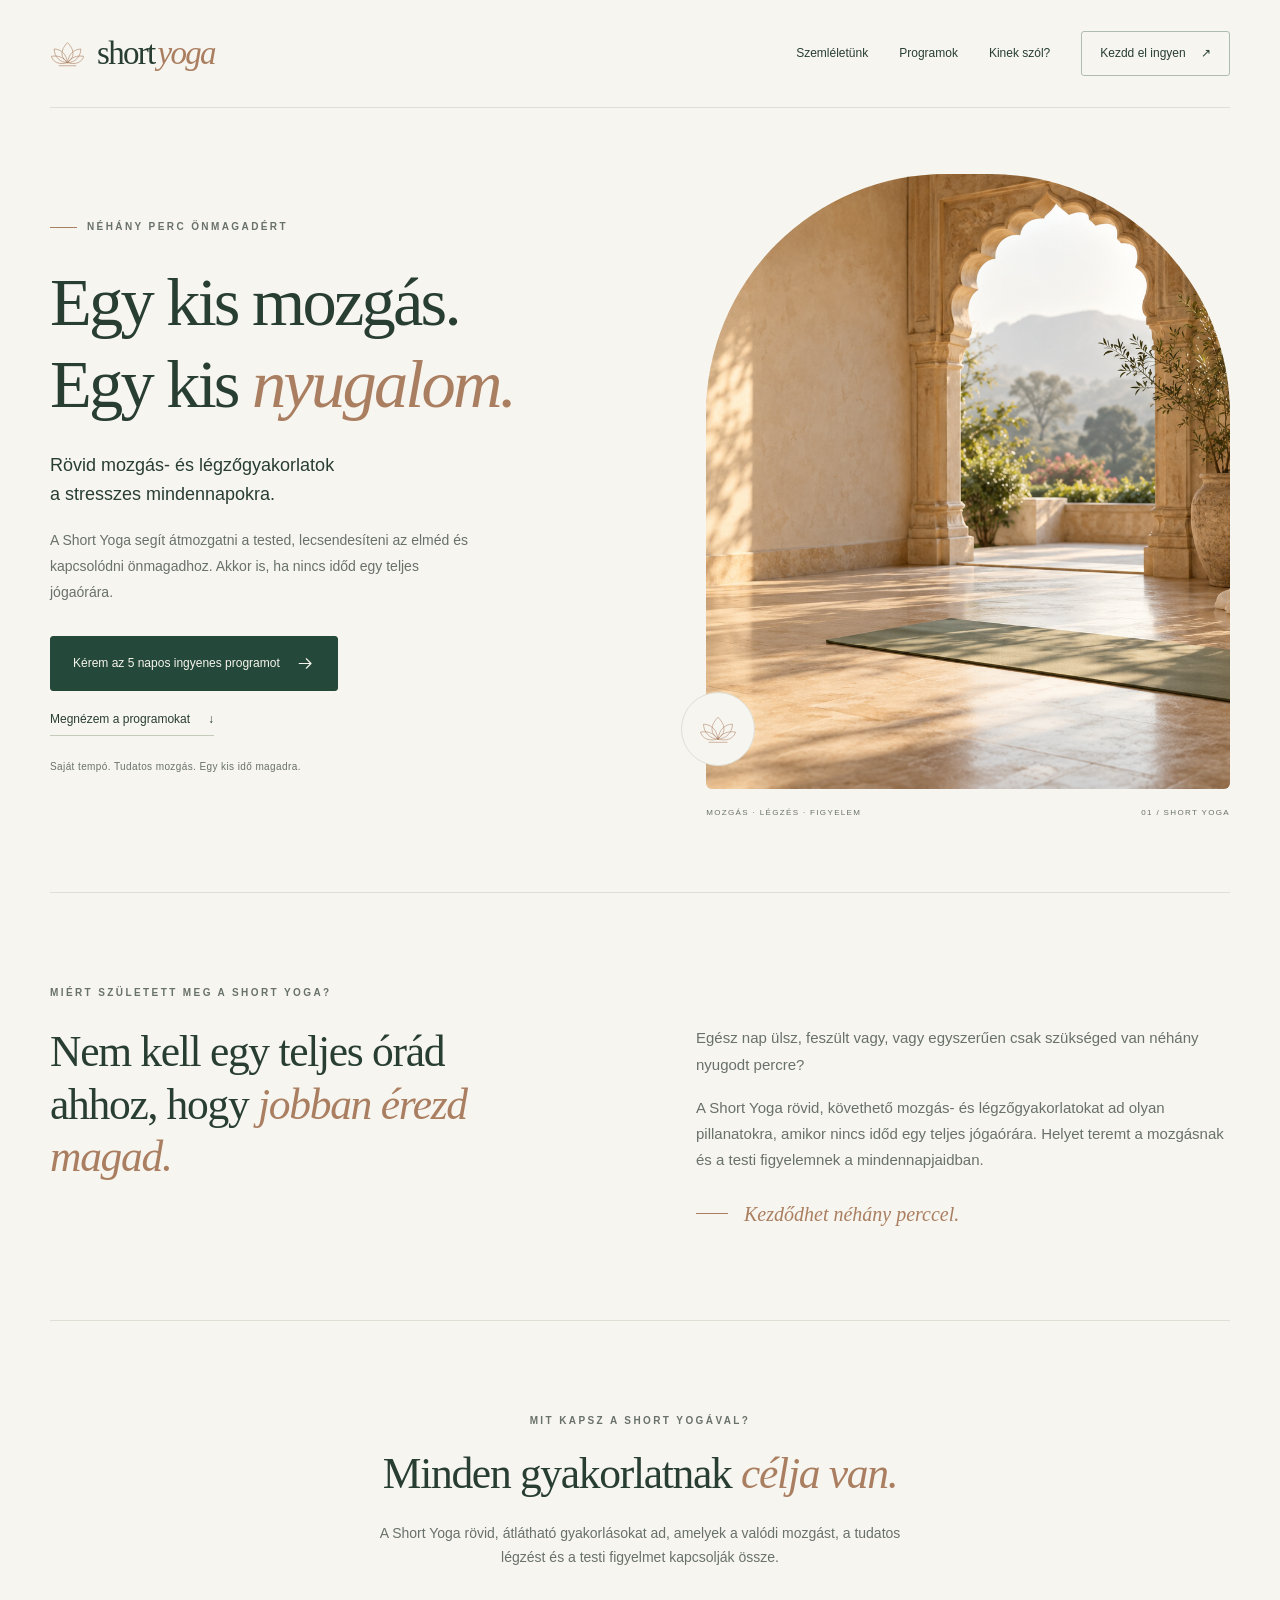
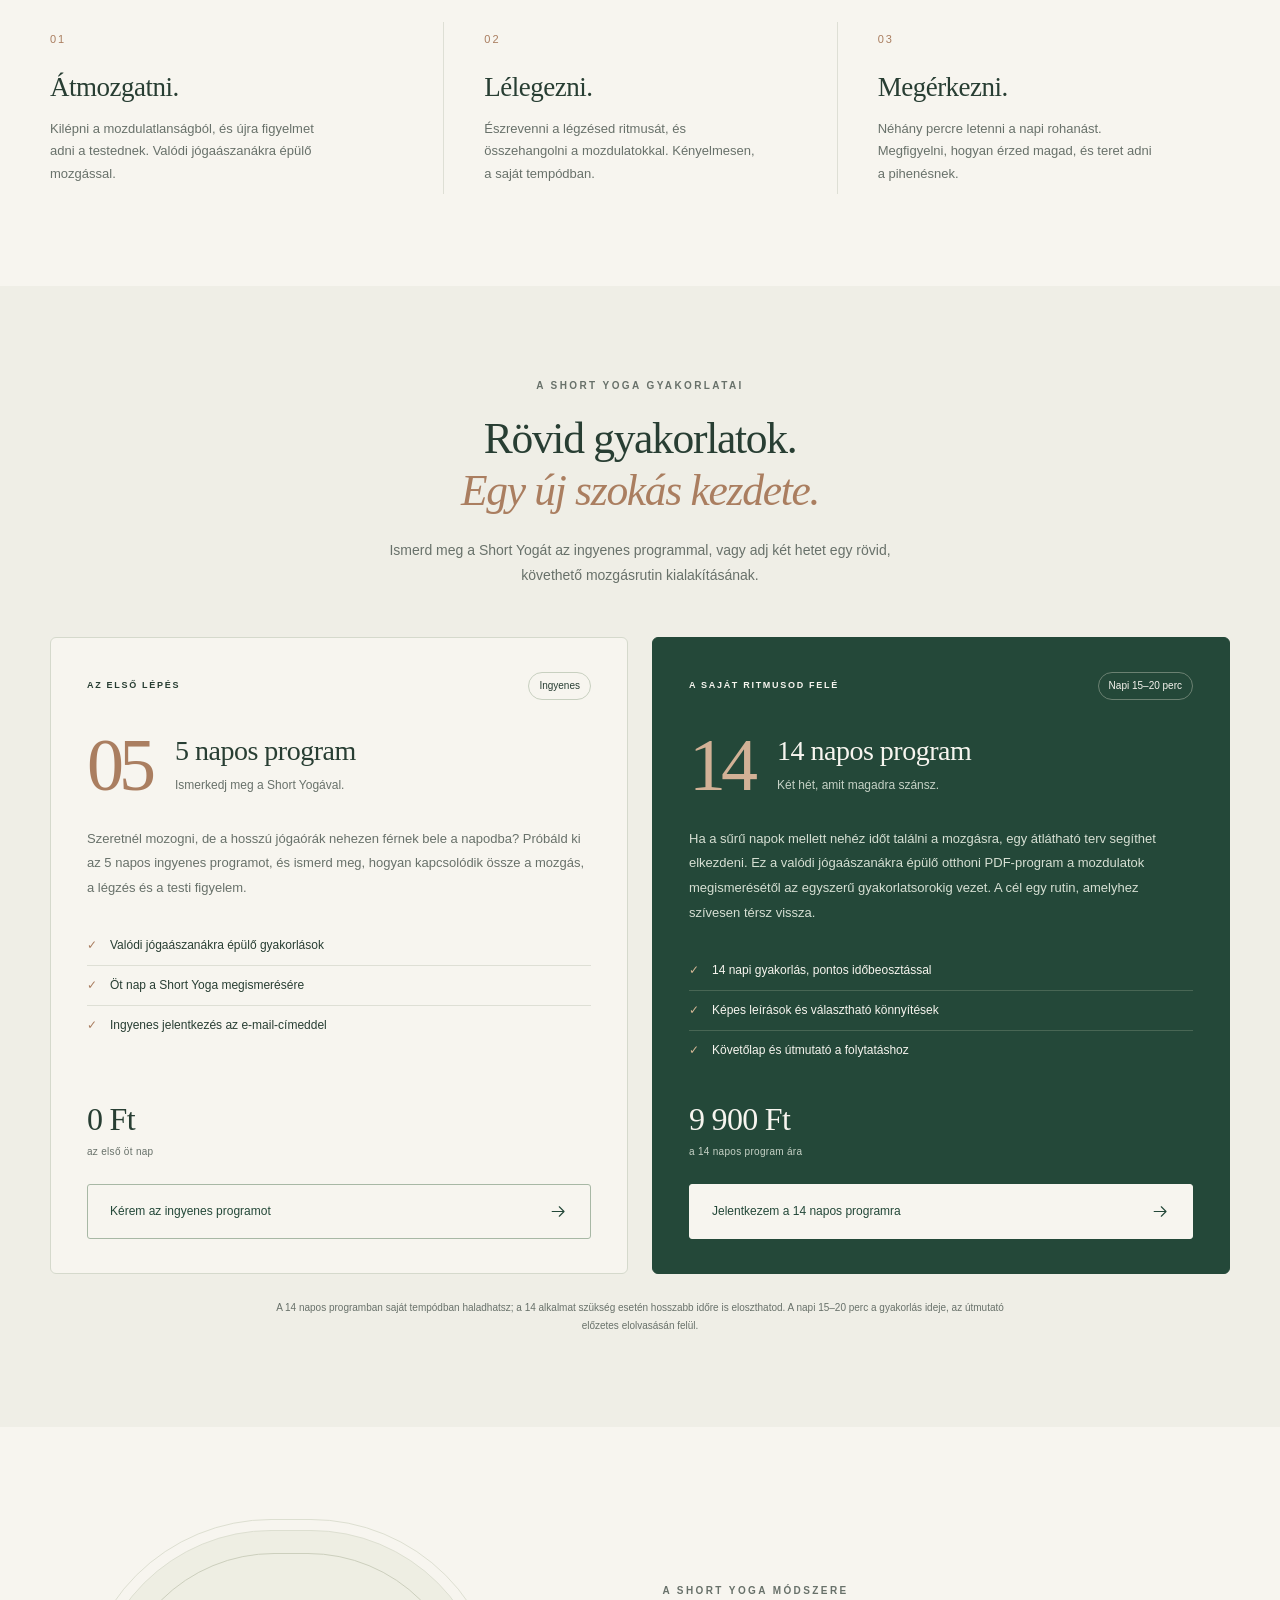
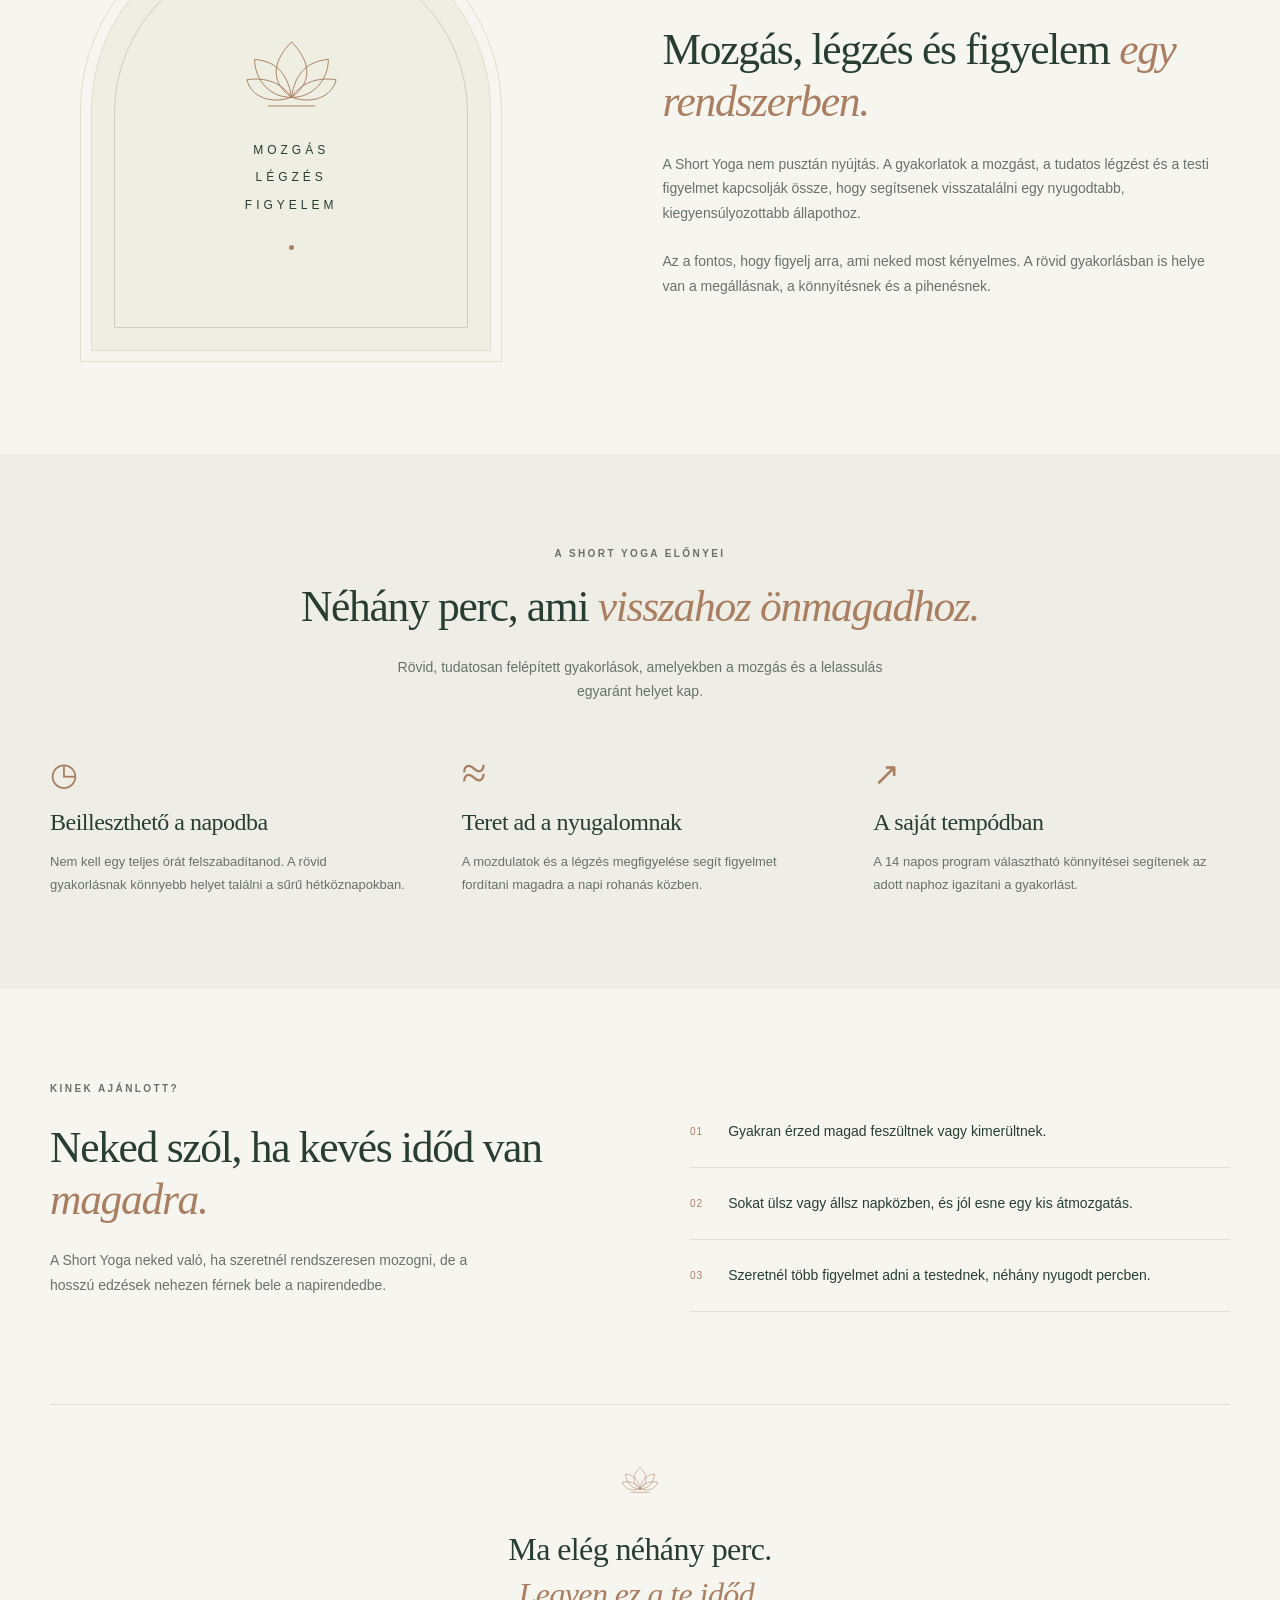
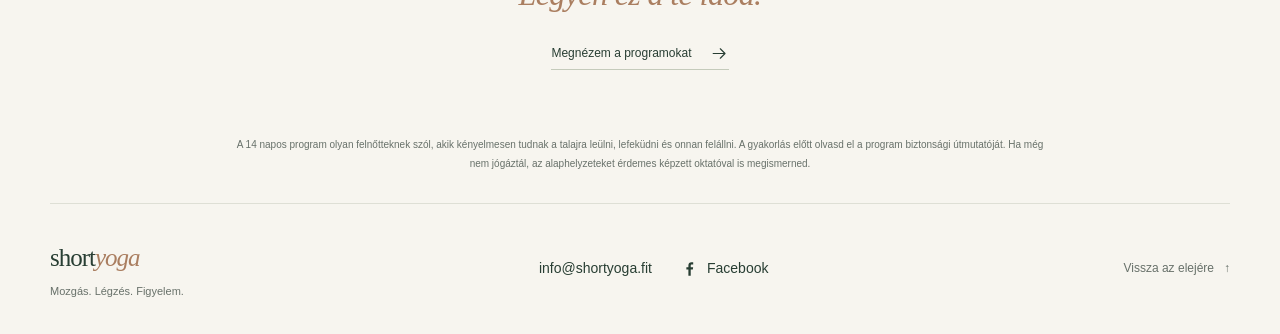
<file: index.html>
<!doctype html>
<html lang="hu">
  <head>
    <meta charset="utf-8">
    <meta name="viewport" content="width=device-width, initial-scale=1">
    <meta name="theme-color" content="#f7f5ef">
    <meta name="description" content="Rövid mozgás- és légzőgyakorlatok a stresszes mindennapokra. Ismerd meg a Short Yoga 5 napos ingyenes és 14 napos, napi 15–20 perces programját.">
    <title>Short Yoga — Néhány perc önmagadért</title>
    <link rel="stylesheet" href="styles.css">
    <script src="script.js" defer></script>
  </head>
  <body>
    <a class="skip-link" href="#tartalom">Ugrás a tartalomra</a>
    <svg class="svg-definitions" xmlns="http://www.w3.org/2000/svg" aria-hidden="true">
      <defs>
        <symbol id="lotus" viewBox="0 0 100 80">
          <path d="M50 66C25 49 33 26 50 9c17 17 25 40 0 57ZM50 66C29 67 12 49 12 27c21 2 34 13 38 39Zm0 0c21 1 38-17 38-39-21 2-34 13-38 39Z"/>
          <path d="M50 66C28 74 8 65 4 48c19-3 36 3 46 18Zm0 0c22 8 42-1 46-18-19-3-36 3-46 18ZM26 75h48"/>
        </symbol>
        <symbol id="arrow" viewBox="0 0 24 24">
          <path d="M4 12h15m-6-6 6 6-6 6"/>
        </symbol>
      </defs>
    </svg>

    <header class="site-header page-width">
      <a class="wordmark" href="#" aria-label="Short Yoga – kezdőlap">
        <svg class="brand-lotus" aria-hidden="true"><use href="#lotus"/></svg>
        <span>short<span class="wordmark-yoga">yoga</span></span>
      </a>
      <button class="menu-toggle" type="button" aria-expanded="false" aria-controls="navigacio">
        <span>Menü</span><span class="menu-lines" aria-hidden="true"></span>
      </button>
      <nav id="navigacio" class="navigation" aria-label="Fő navigáció">
        <a href="#szemlelet">Szemléletünk</a>
        <a href="#programok">Programok</a>
        <a href="#kinek-szol">Kinek szól?</a>
        <a class="nav-cta" href="#ingyenes-program">Kezdd el ingyen <span aria-hidden="true">↗</span></a>
      </nav>
    </header>

    <main id="tartalom">
      <section class="hero page-width" aria-labelledby="hero-cim">
        <div class="hero-copy">
          <p class="eyebrow"><span class="small-line"></span> NÉHÁNY PERC ÖNMAGADÉRT</p>
          <h1 id="hero-cim">Egy kis mozgás.<br>Egy kis <em>nyugalom.</em></h1>
          <p class="hero-subtitle">Rövid mozgás- és légzőgyakorlatok<br class="desktop-break"> a stresszes mindennapokra.</p>
          <p class="hero-description">A Short Yoga segít átmozgatni a tested, lecsendesíteni az elméd és kapcsolódni önmagadhoz. Akkor is, ha nincs időd egy teljes jógaórára.</p>
          <div class="hero-actions">
            <a class="button" href="https://docs.google.com/forms/d/e/1FAIpQLSf_g_1lrLAojnQs4YBK0anwB_4K5NFwAy3h8AOlvoDHKfb_vg/viewform?usp=dialog" target="_blank" rel="noopener noreferrer">Kérem az 5 napos ingyenes programot <svg aria-hidden="true"><use href="#arrow"/></svg><span class="sr-only"> (új lapon nyílik)</span></a>
            <a class="text-link" href="#programok">Megnézem a programokat <span aria-hidden="true">↓</span></a>
          </div>
          <p class="hero-note">Saját tempó. Tudatos mozgás. Egy kis idő magadra.</p>
        </div>
        <figure class="hero-visual">
          <div class="photo-frame"><img class="hero-photo" src="assets/yoga-space.png" alt="Nyugodt hangulatú jógatér: zöld matrac, természetes fény és indiai ihletésű boltív." width="1536" height="1024" fetchpriority="high"></div>
          <span class="image-corner" aria-hidden="true"><svg><use href="#lotus"/></svg></span>
          <figcaption><span>MOZGÁS · LÉGZÉS · FIGYELEM</span><span aria-hidden="true">01 / SHORT YOGA</span></figcaption>
        </figure>
      </section>

      <section id="szemlelet" class="intro-section page-width section-space" aria-labelledby="szemlelet-cim">
        <div class="intro-heading">
          <p class="eyebrow">MIÉRT SZÜLETETT MEG A SHORT YOGA?</p>
          <h2 id="szemlelet-cim">Nem kell egy teljes órád ahhoz, hogy <em>jobban érezd magad.</em></h2>
        </div>
        <div class="intro-copy">
          <p>Egész nap ülsz, feszült vagy, vagy egyszerűen csak szükséged van néhány nyugodt percre?</p>
          <p>A Short Yoga rövid, követhető mozgás- és légzőgyakorlatokat ad olyan pillanatokra, amikor nincs időd egy teljes jógaórára. Helyet teremt a mozgásnak és a testi figyelemnek a mindennapjaidban.</p>
          <div class="quiet-signature"><span></span><p>Kezdődhet néhány perccel.</p></div>
        </div>
      </section>

      <section class="purpose-section page-width section-space" aria-labelledby="cel-cim">
        <div class="section-heading">
          <p class="eyebrow">MIT KAPSZ A SHORT YOGÁVAL?</p>
          <h2 id="cel-cim">Minden gyakorlatnak <em>célja van.</em></h2>
          <p>A Short Yoga rövid, átlátható gyakorlásokat ad, amelyek a valódi mozgást, a tudatos légzést és a testi figyelmet kapcsolják össze.</p>
        </div>
        <div class="principles">
          <article class="principle"><span class="item-number">01</span><h3>Átmozgatni.</h3><p>Kilépni a mozdulatlanságból, és újra figyelmet adni a testednek. Valódi jógaászanákra épülő mozgással.</p></article>
          <article class="principle"><span class="item-number">02</span><h3>Lélegezni.</h3><p>Észrevenni a légzésed ritmusát, és összehangolni a mozdulatokkal. Kényelmesen, a saját tempódban.</p></article>
          <article class="principle"><span class="item-number">03</span><h3>Megérkezni.</h3><p>Néhány percre letenni a napi rohanást. Megfigyelni, hogyan érzed magad, és teret adni a pihenésnek.</p></article>
        </div>
      </section>

      <section id="programok" class="programs-section section-space" aria-labelledby="programok-cim">
        <div class="page-width">
          <div class="section-heading">
            <p class="eyebrow">A SHORT YOGA GYAKORLATAI</p>
            <h2 id="programok-cim">Rövid gyakorlatok.<br><em>Egy új szokás kezdete.</em></h2>
            <p>Ismerd meg a Short Yogát az ingyenes programmal, vagy adj két hetet egy rövid, követhető mozgásrutin kialakításának.</p>
          </div>
          <div class="program-grid">
            <article id="ingyenes-program" class="program-card free-program" aria-labelledby="ingyenes-cim">
              <div class="program-top"><span class="program-label">AZ ELSŐ LÉPÉS</span><span class="program-badge">Ingyenes</span></div>
              <div class="program-title"><span class="program-days" aria-hidden="true">05</span><div><h3 id="ingyenes-cim">5 napos program</h3><p>Ismerkedj meg a Short Yogával.</p></div></div>
              <p class="program-description">Szeretnél mozogni, de a hosszú jógaórák nehezen férnek bele a napodba? Próbáld ki az 5 napos ingyenes programot, és ismerd meg, hogyan kapcsolódik össze a mozgás, a légzés és a testi figyelem.</p>
              <ul class="program-features">
                <li>Valódi jógaászanákra épülő gyakorlások</li>
                <li>Öt nap a Short Yoga megismerésére</li>
                <li>Ingyenes jelentkezés az e-mail-címeddel</li>
              </ul>
              <div class="program-bottom"><p class="program-price">0 Ft <span>az első öt nap</span></p><a class="button button-outline" href="https://docs.google.com/forms/d/e/1FAIpQLSf_g_1lrLAojnQs4YBK0anwB_4K5NFwAy3h8AOlvoDHKfb_vg/viewform?usp=dialog" target="_blank" rel="noopener noreferrer">Kérem az ingyenes programot <svg aria-hidden="true"><use href="#arrow"/></svg><span class="sr-only"> (új lapon nyílik)</span></a></div>
            </article>

            <article id="teljes-program" class="program-card paid-program" aria-labelledby="fizetos-cim">
              <div class="program-top"><span class="program-label">A SAJÁT RITMUSOD FELÉ</span><span class="program-badge">Napi 15–20 perc</span></div>
              <div class="program-title"><span class="program-days" aria-hidden="true">14</span><div><h3 id="fizetos-cim">14 napos program</h3><p>Két hét, amit magadra szánsz.</p></div></div>
              <p class="program-description">Ha a sűrű napok mellett nehéz időt találni a mozgásra, egy átlátható terv segíthet elkezdeni. Ez a valódi jógaászanákra épülő otthoni PDF-program a mozdulatok megismerésétől az egyszerű gyakorlatsorokig vezet. A cél egy rutin, amelyhez szívesen térsz vissza.</p>
              <ul class="program-features">
                <li>14 napi gyakorlás, pontos időbeosztással</li>
                <li>Képes leírások és választható könnyítések</li>
                <li>Követőlap és útmutató a folytatáshoz</li>
              </ul>
              <div class="program-bottom"><p class="program-price">9 900 Ft <span>a 14 napos program ára</span></p><a class="button button-light" href="https://docs.google.com/forms/d/e/1FAIpQLSeR0pEIoviD1ebqTgb1hFj3rq94SBn7omv4vBz2DE0-gEhvPg/viewform?usp=publish-editor" target="_blank" rel="noopener noreferrer">Jelentkezem a 14 napos programra <svg aria-hidden="true"><use href="#arrow"/></svg><span class="sr-only"> (új lapon nyílik)</span></a></div>
            </article>
          </div>
          <p class="program-footnote">A 14 napos programban saját tempódban haladhatsz; a 14 alkalmat szükség esetén hosszabb időre is eloszthatod. A napi 15–20 perc a gyakorlás ideje, az útmutató előzetes elolvasásán felül.</p>
        </div>
      </section>

      <section class="method-section page-width section-space" aria-labelledby="modszer-cim">
        <div class="method-art" aria-hidden="true">
          <div class="ornament-arch"><svg class="large-lotus"><use href="#lotus"/></svg><span>MOZGÁS<br>LÉGZÉS<br>FIGYELEM</span><div class="ornament-dot"></div></div>
        </div>
        <div class="method-copy">
          <p class="eyebrow">A SHORT YOGA MÓDSZERE</p>
          <h2 id="modszer-cim">Mozgás, légzés és figyelem <em>egy rendszerben.</em></h2>
          <p>A Short Yoga nem pusztán nyújtás. A gyakorlatok a mozgást, a tudatos légzést és a testi figyelmet kapcsolják össze, hogy segítsenek visszatalálni egy nyugodtabb, kiegyensúlyozottabb állapothoz.</p>
          <p>Az a fontos, hogy figyelj arra, ami neked most kényelmes. A rövid gyakorlásban is helye van a megállásnak, a könnyítésnek és a pihenésnek.</p>
        </div>
      </section>

      <section class="benefits-section section-space" aria-labelledby="elonyok-cim">
        <div class="page-width">
          <div class="section-heading">
            <p class="eyebrow">A SHORT YOGA ELŐNYEI</p>
            <h2 id="elonyok-cim">Néhány perc, ami <em>visszahoz önmagadhoz.</em></h2>
            <p>Rövid, tudatosan felépített gyakorlások, amelyekben a mozgás és a lelassulás egyaránt helyet kap.</p>
          </div>
          <div class="benefit-grid">
            <article><span class="benefit-icon" aria-hidden="true">◷</span><h3>Beilleszthető a napodba</h3><p>Nem kell egy teljes órát felszabadítanod. A rövid gyakorlásnak könnyebb helyet találni a sűrű hétköznapokban.</p></article>
            <article><span class="benefit-icon breath-icon" aria-hidden="true">≈</span><h3>Teret ad a nyugalomnak</h3><p>A mozdulatok és a légzés megfigyelése segít figyelmet fordítani magadra a napi rohanás közben.</p></article>
            <article><span class="benefit-icon" aria-hidden="true">↗</span><h3>A saját tempódban</h3><p>A 14 napos program választható könnyítései segítenek az adott naphoz igazítani a gyakorlást.</p></article>
          </div>
        </div>
      </section>

      <section id="kinek-szol" class="audience-section page-width section-space" aria-labelledby="kinek-cim">
        <div class="audience-heading"><p class="eyebrow">KINEK AJÁNLOTT?</p><h2 id="kinek-cim">Neked szól, ha kevés időd van <em>magadra.</em></h2><p>A Short Yoga neked való, ha szeretnél rendszeresen mozogni, de a hosszú edzések nehezen férnek bele a napirendedbe.</p></div>
        <div class="audience-list">
          <div><span aria-hidden="true">01</span><p>Gyakran érzed magad feszültnek vagy kimerültnek.</p></div>
          <div><span aria-hidden="true">02</span><p>Sokat ülsz vagy állsz napközben, és jól esne egy kis átmozgatás.</p></div>
          <div><span aria-hidden="true">03</span><p>Szeretnél több figyelmet adni a testednek, néhány nyugodt percben.</p></div>
        </div>
      </section>

      <div class="closing-note page-width"><svg aria-hidden="true"><use href="#lotus"/></svg><p>Ma elég néhány perc.<br><em>Legyen ez a te időd.</em></p><a class="text-link" href="#programok">Megnézem a programokat <svg aria-hidden="true"><use href="#arrow"/></svg></a></div>
      <aside class="practice-note page-width" aria-label="Gyakorlás előtt"><p>A 14 napos program olyan felnőtteknek szól, akik kényelmesen tudnak a talajra leülni, lefeküdni és onnan felállni. A gyakorlás előtt olvasd el a program biztonsági útmutatóját. Ha még nem jógáztál, az alaphelyzeteket érdemes képzett oktatóval is megismerned.</p></aside>
    </main>

    <footer class="site-footer page-width">
      <div class="footer-brand"><a class="footer-wordmark" href="#">short<span>yoga</span></a><p>Mozgás. Légzés. Figyelem.</p></div>
      <nav class="footer-contact" aria-label="Kapcsolat">
        <a href="mailto:info@shortyoga.fit">info@shortyoga.fit</a>
        <a class="footer-facebook" href="https://www.facebook.com/profile.php?id=61595509733432" target="_blank" rel="noopener noreferrer"><svg viewBox="0 0 24 24" width="18" height="18" aria-hidden="true"><path d="M14.3 21v-8.2h2.8l.4-3.2h-3.2V7.5c0-.9.3-1.5 1.6-1.5h1.7V3.1C17.3 3 16.3 3 15.2 3c-2.4 0-4 1.5-4 4.1v2.5H8.5v3.2h2.7V21Z"/></svg><span>Facebook</span><span class="sr-only"> (új lapon nyílik)</span></a>
      </nav>
      <a class="footer-back" href="#tartalom">Vissza az elejére <span aria-hidden="true">↑</span></a>
    </footer>
  </body>
</html>
</file>
<file: styles.css>
@charset "UTF-8";

:root{--paper:#f7f5ef;--ink:#283e33;--muted:#68716a;--green:#244839;--copper:#aa7e60;--line:#dedfd5;--cream:#efeee6;--white:#fffef9;--serif:Georgia,'Times New Roman',serif;--sans:Arial,Helvetica,sans-serif}
*{box-sizing:border-box}
html{scroll-behavior:smooth;scroll-padding-top:28px}
body{margin:0;background:var(--paper);color:var(--ink);font:16px/1.75 var(--sans);-webkit-font-smoothing:antialiased}
a{color:inherit;text-decoration:none}
button{font:inherit}
img{display:block;max-width:100%}
svg{fill:none;stroke:currentColor;stroke-width:1.4;stroke-linecap:round;stroke-linejoin:round}
p,h1,h2,h3,figure{margin:0}
em{font-weight:400;color:var(--copper)}
h1,h2,h3{font-family:var(--serif);font-weight:400;line-height:1.2}
h1{font-size:clamp(46px,5.35vw,72px);letter-spacing:-2.8px}
h2{font-size:clamp(32px,3.4vw,45px);letter-spacing:-1.3px}
h3{font-size:27px;letter-spacing:-.5px}
::selection{background:#d9e3d0}
:focus-visible{outline:3px solid var(--copper);outline-offset:5px}
.page-width{width:min(1180px,calc(100% - 96px));margin-inline:auto}
.section-space{padding-block:92px}
.eyebrow{font-size:10px;letter-spacing:2.4px;font-weight:600;line-height:1.6;margin-bottom:24px;color:var(--muted)}
.svg-definitions{position:absolute;width:0;height:0;overflow:hidden}
.sr-only{position:absolute;width:1px;height:1px;padding:0;margin:-1px;overflow:hidden;clip:rect(0,0,0,0);white-space:nowrap;border:0}
.skip-link{position:absolute;top:8px;left:8px;z-index:10;transform:translateY(-160%);padding:8px 14px;background:var(--green);color:var(--paper)}
.skip-link:focus{transform:translateY(0)}
.site-header{height:108px;display:flex;align-items:center;justify-content:space-between;border-bottom:1px solid var(--line)}
.wordmark{display:flex;align-items:center;gap:12px;font-family:var(--serif);font-size:33px;line-height:1;letter-spacing:-1.7px}
.wordmark-yoga{font-style:italic;color:var(--copper);margin-left:3px}
.brand-lotus{width:35px;height:35px;color:var(--copper);stroke-width:1.7}
.navigation{display:flex;align-items:center;gap:31px;font-size:12px}
.navigation a:not(.nav-cta){padding-block:10px}
.navigation a:hover{color:var(--copper)}
.nav-cta{padding:11px 18px;border:1px solid #aebcaf;border-radius:3px}
.nav-cta span{margin-left:12px}
.menu-toggle{display:none}
.hero{display:grid;grid-template-columns:1.1fr 1fr;gap:80px;align-items:center;padding-block:66px 72px}
.hero .eyebrow{display:flex;align-items:center;gap:10px;margin-bottom:26px}
.small-line{width:27px;height:1px;background:var(--copper)}
.hero-subtitle{font-size:18px;line-height:1.65;margin-top:25px;max-width:440px}
.hero-description{font-size:14px;color:var(--muted);line-height:1.85;margin-top:18px;max-width:425px}
.hero-actions{display:flex;align-items:flex-start;flex-direction:column;gap:18px;margin-top:30px}
.button{display:inline-flex;align-items:center;justify-content:space-between;gap:16px;padding:17px 22px;background:var(--green);color:var(--paper);font-size:12px;line-height:1.5;border:1px solid var(--green);border-radius:3px;transition:background .2s,transform .2s;min-height:52px}
.button:hover{background:#183a2c;transform:translateY(-2px)}
.button svg,.text-link svg{width:19px;height:19px;flex-shrink:0}
.text-link{display:inline-flex;align-items:center;gap:18px;font-size:12px;border-bottom:1px solid #c5cbbb;padding-bottom:5px}
.text-link:hover{color:var(--copper);border-color:var(--copper)}
.hero-note{font-size:10px;letter-spacing:.4px;color:var(--muted);margin-top:22px}
.hero-visual{position:relative;min-width:0}
.photo-frame{border-radius:240px 240px 6px 6px;overflow:hidden;background:#e7e4d7;aspect-ratio:4/4.7}
.hero-photo{width:100%;height:100%;object-fit:cover;object-position:61% center}
.image-corner{position:absolute;left:-25px;bottom:54px;width:74px;height:74px;border-radius:50%;background:var(--paper);border:1px solid var(--line);display:grid;place-items:center;color:var(--copper)}
.image-corner svg{width:38px;height:38px}
.hero-visual figcaption{display:flex;justify-content:space-between;margin-top:17px;gap:12px;font-size:8px;letter-spacing:1.35px;color:var(--muted)}
.intro-section{border-block:1px solid var(--line);display:grid;grid-template-columns:1fr 1fr;gap:112px}
.intro-heading h2{max-width:470px}
.intro-copy{padding-top:40px;font-size:15px;color:var(--muted)}
.intro-copy>p+p{margin-top:17px}
.quiet-signature{display:flex;align-items:center;gap:16px;margin-top:26px;color:var(--copper);font:italic 20px/1.4 var(--serif)}
.quiet-signature span{height:1px;width:32px;background:var(--copper)}
.section-heading{max-width:660px;margin-inline:auto;text-align:center}
.section-heading .eyebrow{margin-bottom:18px}
.section-heading>p:last-child{font-size:14px;color:var(--muted);max-width:540px;margin:22px auto 0}
.principles{display:grid;grid-template-columns:repeat(3,1fr);margin-top:52px}
.principle{padding:8px 40px 8px 0}
.principle+.principle{padding-left:40px;border-left:1px solid var(--line)}
.item-number{font-size:11px;letter-spacing:2px;color:var(--copper);display:block;margin-bottom:22px}
.principle p{font-size:13px;color:var(--muted);margin-top:14px;max-width:280px}
.programs-section{background:var(--cream)}
.program-grid{display:grid;grid-template-columns:1fr 1fr;gap:24px;margin-top:50px}
.program-card{padding:34px 36px;border-radius:6px;display:flex;flex-direction:column;scroll-margin-top:28px}
.free-program{background:var(--paper);border:1px solid #d5d9cc}
.paid-program{background:var(--green);color:var(--paper);border:1px solid var(--green)}
.program-top{display:flex;align-items:center;justify-content:space-between;gap:12px}
.program-label{font-size:9px;font-weight:600;letter-spacing:1.7px}
.program-badge{font-size:10px;border:1px solid #c8d0c0;padding:4px 10px;border-radius:20px;white-space:nowrap}
.paid-program .program-badge{border-color:#6b8172}
.program-title{display:flex;gap:24px;align-items:center;margin-top:28px;margin-bottom:25px}
.program-days{font-family:var(--serif);font-size:74px;line-height:1;color:var(--copper);letter-spacing:-5px}
.paid-program .program-days{color:#d2b196}
.program-title h3{font-size:28px}
.program-title p{font-size:12px;margin-top:7px;color:var(--muted)}
.paid-program .program-title p{color:#c6d2c6}
.program-description{font-size:13px;line-height:1.9;color:var(--muted)}
.paid-program .program-description{color:#d6dfd3}
.program-features{list-style:none;padding:0;margin:25px 0 30px;font-size:12px}
.program-features li{padding:9px 0 9px 23px;position:relative;border-bottom:1px solid var(--line)}
.program-features li:last-child{border-bottom:0}
.program-features li:before{content:'✓';position:absolute;left:0;color:var(--copper)}
.paid-program .program-features li{border-color:#486654}
.paid-program .program-features li:before{color:#d4b695}
.program-bottom{margin-top:auto}
.program-price{font:32px/1.2 var(--serif);letter-spacing:-.7px}
.program-price span{display:block;font:10px/1.6 var(--sans);letter-spacing:.3px;color:var(--muted);margin-top:6px}
.paid-program .program-price span{color:#c6d2c6}
.program-bottom .button{width:100%;margin-top:24px}
.button-outline{background:transparent;color:var(--green);border-color:#a8b8a5}
.button-outline:hover{background:#e6eadf}
.button-light{background:var(--paper);color:var(--green);border-color:var(--paper)}
.button-light:hover{background:#e3e8dc}
.program-footnote{max-width:730px;margin:25px auto 0;text-align:center;font-size:10px;line-height:1.8;color:var(--muted)}
.method-section{display:grid;grid-template-columns:.85fr 1fr;gap:130px;align-items:center}
.method-art{padding:0 30px}
.ornament-arch{aspect-ratio:.95;background:#eeeee3;border:1px solid #dddfd1;border-radius:180px 180px 0 0;display:flex;flex-direction:column;align-items:center;justify-content:center;position:relative;outline:1px solid #dddfd1;outline-offset:10px;margin:11px}
.ornament-arch:before{content:'';position:absolute;inset:22px;border:1px solid #cccfbd;border-radius:160px 160px 0 0}
.large-lotus{width:97px;height:80px;color:var(--copper);stroke-width:1}
.ornament-arch>span{font:12px/2.3 var(--sans);letter-spacing:4px;text-align:center;margin-top:25px}
.ornament-dot{width:5px;height:5px;border-radius:50%;background:var(--copper);margin-top:25px}
.method-copy>p:not(.eyebrow){font-size:14px;color:var(--muted);margin-top:24px}
.benefits-section{background:#efeee6}
.benefits-section .section-heading{max-width:760px}
.benefit-grid{display:grid;grid-template-columns:repeat(3,1fr);gap:55px;margin-top:48px}
.benefit-icon{font-size:32px;font-family:var(--serif);color:var(--copper);display:inline-flex;height:44px;align-items:center;margin-bottom:12px}
.breath-icon{font-size:45px}
.benefit-grid h3{font-size:24px}
.benefit-grid p{font-size:13px;color:var(--muted);margin-top:15px}
.audience-section{display:grid;grid-template-columns:1fr 1fr;gap:100px}
.audience-heading>p:last-child{font-size:14px;color:var(--muted);margin-top:23px;max-width:440px}
.audience-list{padding-top:15px}
.audience-list>div{display:flex;gap:25px;padding:23px 0;border-bottom:1px solid var(--line);font-size:14px}
.audience-list span{color:var(--copper);font-size:10px;line-height:2.5;letter-spacing:1px}
.closing-note{text-align:center;padding:55px 0 65px;border-top:1px solid var(--line)}
.closing-note>svg{width:38px;height:38px;color:var(--copper);margin-bottom:20px}
.closing-note>p{font:32px/1.4 var(--serif);letter-spacing:-.6px}
.closing-note .text-link{margin-top:26px}
.practice-note{padding-bottom:30px;max-width:820px}
.practice-note p{text-align:center;color:var(--muted);font-size:10px;line-height:1.9}
.site-footer{border-top:1px solid var(--line);display:flex;align-items:center;justify-content:space-between;padding-block:32px;font-size:12px;color:var(--muted);gap:24px;flex-wrap:wrap}
.footer-brand p{font-size:11px;margin-top:3px}
.footer-wordmark{font-family:var(--serif);font-size:25px;letter-spacing:-1px;color:var(--ink)}
.footer-wordmark span{font-style:italic;color:var(--copper)}
.footer-contact{display:flex;align-items:center;gap:28px;font-size:14px;color:var(--ink)}
.footer-contact a,.footer-back{min-height:44px;display:inline-flex;align-items:center;gap:9px}
.footer-contact a:hover,.footer-back:hover{color:var(--copper)}
.footer-facebook svg{fill:currentColor;stroke:none;flex-shrink:0}
.footer-back{gap:10px}

@media(max-width:600px){.site-footer{align-items:flex-start;gap:18px;padding-block:28px}.footer-brand{width:100%}.footer-contact{flex-direction:column;align-items:flex-start;gap:0}.footer-back{width:100%;font-size:12px}}

@media(min-width:1500px){.hero{gap:110px}}
@media(max-width:1050px){.page-width{width:calc(100% - 64px)}.hero{gap:45px}.navigation{gap:20px}.intro-section{gap:60px}.method-section{gap:65px}.program-card{padding:28px}.program-title{gap:18px}.program-title h3{font-size:25px}.benefit-grid{gap:35px}.audience-section{gap:60px}}
@media(max-width:800px){.section-space{padding-block:65px}.hero{gap:32px;padding-top:45px}.hero h1{font-size:48px;letter-spacing:-1.8px}.hero-subtitle{font-size:16px}.hero-description{font-size:13px}.desktop-break{display:none}.hero .button{font-size:11px;padding:15px}.hero-note{font-size:9px}.hero-visual figcaption span:last-child{display:none}.navigation{gap:16px;font-size:11px}.nav-cta{display:none}.intro-section{gap:40px}.intro-copy{padding-top:36px;font-size:14px}.principle{padding-right:22px}.principle+.principle{padding-left:22px}.program-grid{gap:16px}.program-card{padding:24px}.program-top{align-items:flex-start;flex-direction:column;gap:8px}.program-title{gap:12px}.program-days{font-size:59px}.program-title h3{font-size:22px}.program-title p{font-size:11px}.program-bottom .button{font-size:11px;padding-inline:15px}.program-features{font-size:11px}.method-section{gap:40px}.method-art{padding-inline:10px}.method-copy h2{font-size:32px}.benefit-grid{gap:24px}.benefit-grid h3{font-size:22px}.audience-section{gap:40px}}
@media(max-width:600px){.page-width{width:calc(100% - 40px)}.site-header{height:82px;position:relative}.wordmark{font-size:30px}.brand-lotus{width:29px;height:29px}.menu-toggle{display:flex;align-items:center;gap:12px;background:transparent;border:0;color:var(--ink);padding:10px 0 10px 10px;font-size:12px;min-height:44px;cursor:pointer}.menu-lines{width:18px;height:9px;border-block:1px solid var(--ink)}.navigation{display:flex;flex-wrap:wrap;gap:8px 24px;width:100%;padding-bottom:15px;justify-content:center}.site-header{height:auto;min-height:82px;flex-wrap:wrap;padding-top:22px;gap:16px}.js .navigation{display:none}.js .navigation.is-open{display:flex;position:absolute;z-index:5;top:75px;background:var(--paper);padding:20px;left:0;border:1px solid var(--line);box-shadow:0 8px 16px #283e3310;flex-direction:column;align-items:flex-start}.js .site-header{height:82px;padding-top:0;flex-wrap:nowrap}.navigation a:not(.nav-cta){min-height:44px}.hero{grid-template-columns:1fr;gap:38px;padding-block:44px 48px}.hero-copy{max-width:450px}.hero h1{font-size:clamp(46px,11.8vw,62px);letter-spacing:-1.8px}.hero .eyebrow{font-size:9px;letter-spacing:1.8px;margin-bottom:22px}.hero-subtitle{font-size:17px;max-width:350px;margin-top:20px}.hero-description{font-size:14px;max-width:370px}.hero-actions{margin-top:24px;gap:17px}.hero .button{font-size:12px;padding:16px 18px;max-width:100%}.hero-note{font-size:9px;margin-top:18px}.hero-visual{margin-inline:20px 0}.photo-frame{aspect-ratio:1.16;border-radius:180px 180px 5px 5px}.hero-photo{object-position:center 57%}.image-corner{width:60px;height:60px;left:-20px;bottom:43px}.image-corner svg{width:32px;height:32px}.hero-visual figcaption{font-size:8px;margin-top:13px}.section-space{padding-block:54px}h2{font-size:33px;letter-spacing:-.9px}.eyebrow{font-size:9px;letter-spacing:1.8px;margin-bottom:18px}.intro-section{grid-template-columns:1fr;gap:24px}.intro-copy{padding-top:0;font-size:14px}.quiet-signature{font-size:19px;margin-top:20px}.section-heading{text-align:left}.section-heading>p:last-child{margin-top:18px;font-size:14px}.principles{grid-template-columns:1fr;margin-top:30px}.principle,.principle+.principle{padding:24px 0;border-left:0}.principle+.principle{border-top:1px solid var(--line)}.item-number{float:left;margin:4px 22px 0 0}.principle h3{font-size:26px}.principle p{margin-left:39px;max-width:unset;font-size:14px;margin-top:12px}.program-grid{grid-template-columns:1fr;gap:22px;margin-top:30px}.program-card{padding:27px 24px}.program-top{flex-direction:row;align-items:center}.program-label{font-size:8px;letter-spacing:1.2px}.program-badge{font-size:9px}.program-title{gap:22px;margin-top:26px}.program-title h3{font-size:27px}.program-title p{font-size:12px}.program-days{font-size:71px}.program-description{font-size:14px}.program-features{font-size:12px;margin-top:20px}.program-price{font-size:31px}.program-bottom .button{font-size:12px;padding:17px}.program-footnote{text-align:left;font-size:11px;margin-top:20px}.method-section{grid-template-columns:1fr;gap:40px}.method-art{max-width:245px;width:100%;margin-inline:auto;order:2}.method-copy h2{font-size:33px}.method-copy>p:not(.eyebrow){margin-top:20px}.large-lotus{width:68px;height:55px}.ornament-arch>span{font-size:10px;letter-spacing:3px;margin-top:14px}.ornament-dot{margin-top:13px}.benefit-grid{grid-template-columns:1fr;gap:28px;margin-top:32px}.benefit-icon{margin-bottom:8px;height:33px}.benefit-grid h3{font-size:25px}.benefit-grid p{font-size:14px;margin-top:10px}.audience-section{grid-template-columns:1fr;gap:15px}.audience-list{padding-top:0}.audience-heading>p:last-child{margin-top:18px}.audience-list>div{padding-block:19px}.closing-note{padding-block:42px}.closing-note>p{font-size:29px}.practice-note{padding-bottom:25px}.practice-note p{text-align:left;font-size:11px}.site-footer{flex-wrap:wrap;padding-block:24px}.site-footer>p{order:3;width:100%;font-size:10px;margin-top:-7px}}
@media(prefers-reduced-motion:reduce){html{scroll-behavior:auto}.button{transition:none}.button:hover{transform:none}}
</file>
